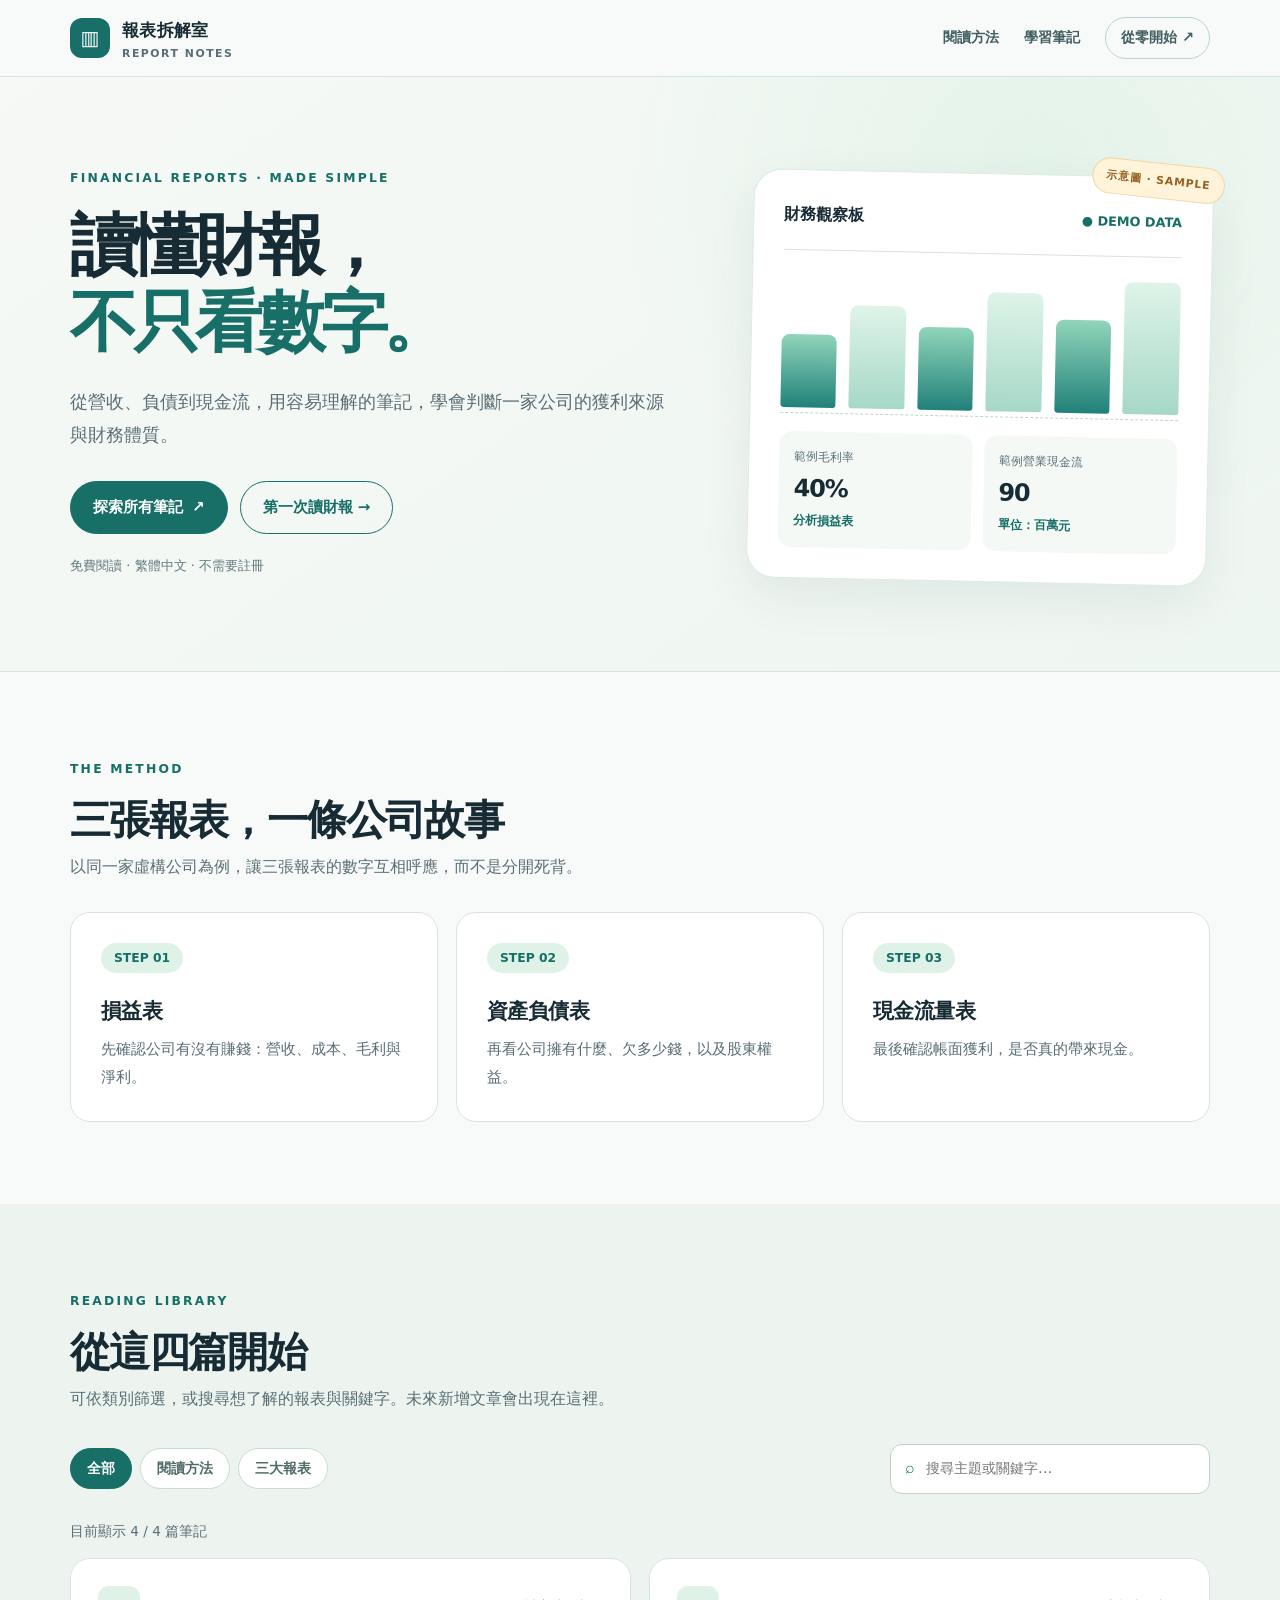
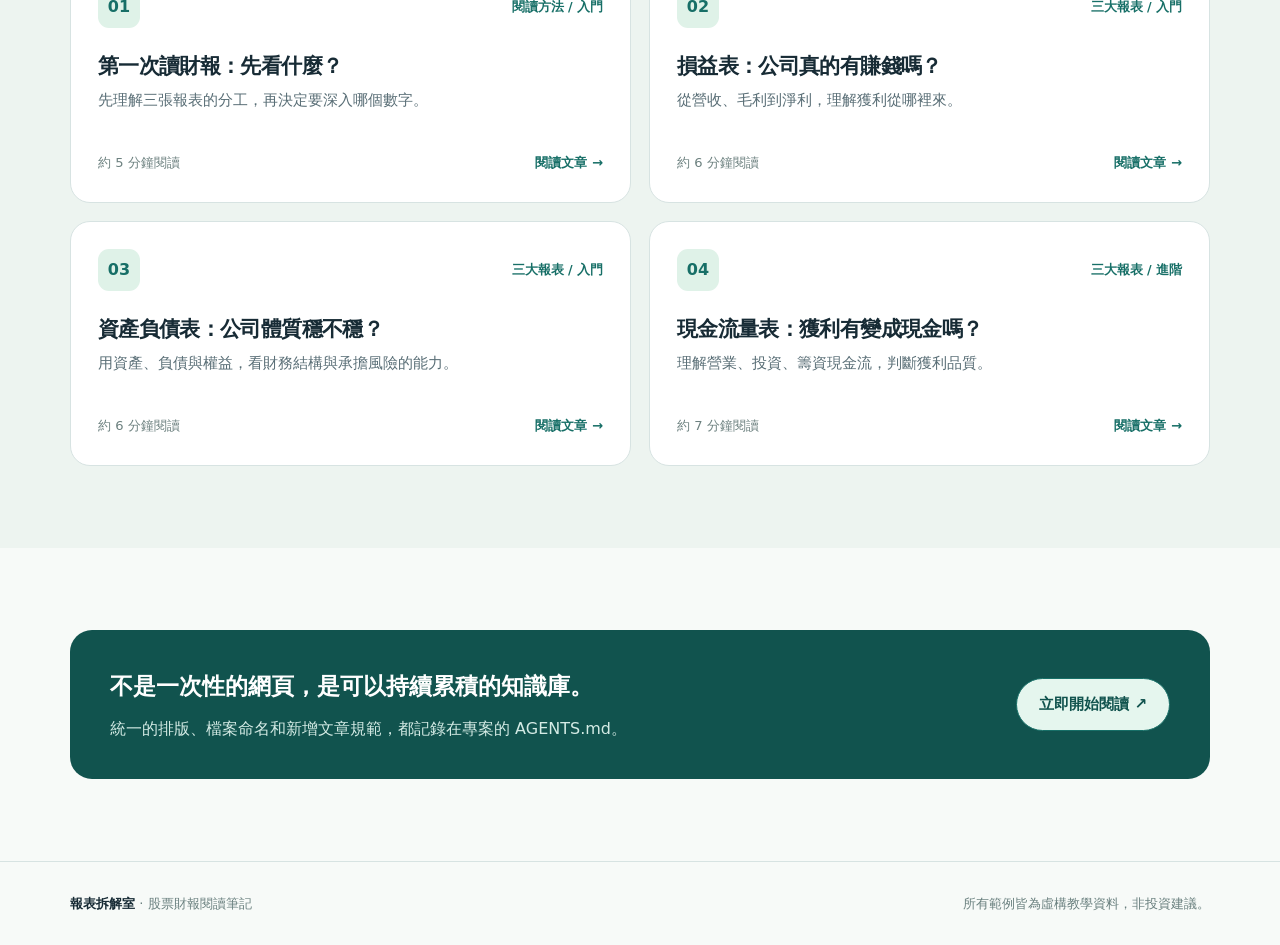
<file: index.html>
<!doctype html>
<html lang="zh-Hant">
<head>
  <meta charset="utf-8">
  <meta name="viewport" content="width=device-width, initial-scale=1">
  <meta name="description" content="透過生活化的範例理解財報三大報表、財務結構與獲利品質。">
  <meta name="theme-color" content="#176f67">
  <title>報表拆解室｜股票財報閱讀筆記</title>
  <link rel="stylesheet" href="assets/css/style.css">
</head>
<body>
  <header class="site-header">
    <div class="container header-inner">
      <a class="brand" href="index.html" aria-label="報表拆解室回首頁"><span class="brand-mark" aria-hidden="true">▥</span><span>報表拆解室<small class="brand-sub">REPORT NOTES</small></span></a>
      <nav class="nav" aria-label="主要導覽"><a href="#method">閱讀方法</a><a href="#library">學習筆記</a><a class="nav-cta" href="pages/how-to-read.html">從零開始 ↗</a></nav>
    </div>
  </header>
  <main>
    <section class="hero"><div class="container hero-grid"><div>
      <span class="eyebrow">FINANCIAL REPORTS · MADE SIMPLE</span>
      <h1>讀懂財報，<br><em>不只看數字。</em></h1>
      <p class="lead">從營收、負債到現金流，用容易理解的筆記，學會判斷一家公司的獲利來源與財務體質。</p>
      <div class="actions"><a class="btn btn-primary" href="#library">探索所有筆記 <span aria-hidden="true">↗</span></a><a class="btn btn-ghost" href="pages/how-to-read.html">第一次讀財報 →</a></div>
      <p class="hero-note">免費閱讀 · 繁體中文 · 不需要註冊</p>
    </div><div class="visual" role="img" aria-label="虛構公司的長條圖示意：營收、毛利、淨利等教學數據"><div class="visual-head"><strong>財務觀察板</strong><span>● DEMO DATA</span></div>
      <div class="graph" aria-hidden="true"><span class="bar" style="--bar:55%"></span><span class="bar" style="--bar:78%"></span><span class="bar" style="--bar:63%"></span><span class="bar" style="--bar:90%"></span><span class="bar" style="--bar:70%"></span><span class="bar" style="--bar:100%"></span></div>
      <div class="visual-bottom"><div class="metric"><small>範例毛利率</small><strong>40%</strong><span>分析損益表</span></div><div class="metric"><small>範例營業現金流</small><strong>90</strong><span>單位：百萬元</span></div></div>
    </div></div></section>
    <section class="section" id="method"><div class="container"><div class="section-heading"><div><span class="eyebrow">THE METHOD</span><h2>三張報表，一條公司故事</h2><p>以同一家虛構公司為例，讓三張報表的數字互相呼應，而不是分開死背。</p></div></div>
      <div class="steps"><div class="step"><span class="step-num">STEP 01</span><h3>損益表</h3><p>先確認公司有沒有賺錢：營收、成本、毛利與淨利。</p></div><div class="step"><span class="step-num">STEP 02</span><h3>資產負債表</h3><p>再看公司擁有什麼、欠多少錢，以及股東權益。</p></div><div class="step"><span class="step-num">STEP 03</span><h3>現金流量表</h3><p>最後確認帳面獲利，是否真的帶來現金。</p></div></div>
    </div></section>
    <section class="section alt" id="library"><div class="container"><div class="section-heading"><div><span class="eyebrow">READING LIBRARY</span><h2>從這四篇開始</h2><p>可依類別篩選，或搜尋想了解的報表與關鍵字。未來新增文章會出現在這裡。</p></div></div>
      <div class="library-controls"><div class="filters" role="group" aria-label="筆記類別"><button type="button" class="chip" data-filter="全部" aria-pressed="true">全部</button><button type="button" class="chip" data-filter="閱讀方法" aria-pressed="false">閱讀方法</button><button type="button" class="chip" data-filter="三大報表" aria-pressed="false">三大報表</button></div>
      <label class="searchbox" for="article-search"><span aria-hidden="true">⌕</span><input id="article-search" type="search" placeholder="搜尋主題或關鍵字…" autocomplete="off" aria-label="搜尋筆記"></label></div>
      <p id="result-count" class="result-count" role="status" aria-live="polite">正在載入筆記…</p><div class="cards" id="article-grid"></div><p class="empty-state hidden" id="empty-state">找不到符合條件的文章，請調整搜尋字詞。</p>
      <noscript><p>需要啟用 JavaScript 才能使用搜尋與文章卡片。你仍可直接閱讀：<a href="pages/how-to-read.html">閱讀方法</a>、<a href="pages/income-statement.html">損益表</a>、<a href="pages/balance-sheet.html">資產負債表</a>、<a href="pages/cash-flow.html">現金流量表</a>。</p></noscript>
    </div></section>
    <section class="section"><div class="container"><div class="banner"><div><h2>不是一次性的網頁，是可以持續累積的知識庫。</h2><p>統一的排版、檔案命名和新增文章規範，都記錄在專案的 AGENTS.md。</p></div><a class="btn" href="pages/how-to-read.html">立即開始閱讀 ↗</a></div></div></section>
  </main>
  <footer class="site-footer"><div class="container footer-inner"><span><strong>報表拆解室</strong> · 股票財報閱讀筆記</span><span>所有範例皆為虛構教學資料，非投資建議。</span></div></footer>
  <script src="data/articles.js" defer></script>
  <script src="assets/js/site.js" defer></script>
</body></html>
</file>
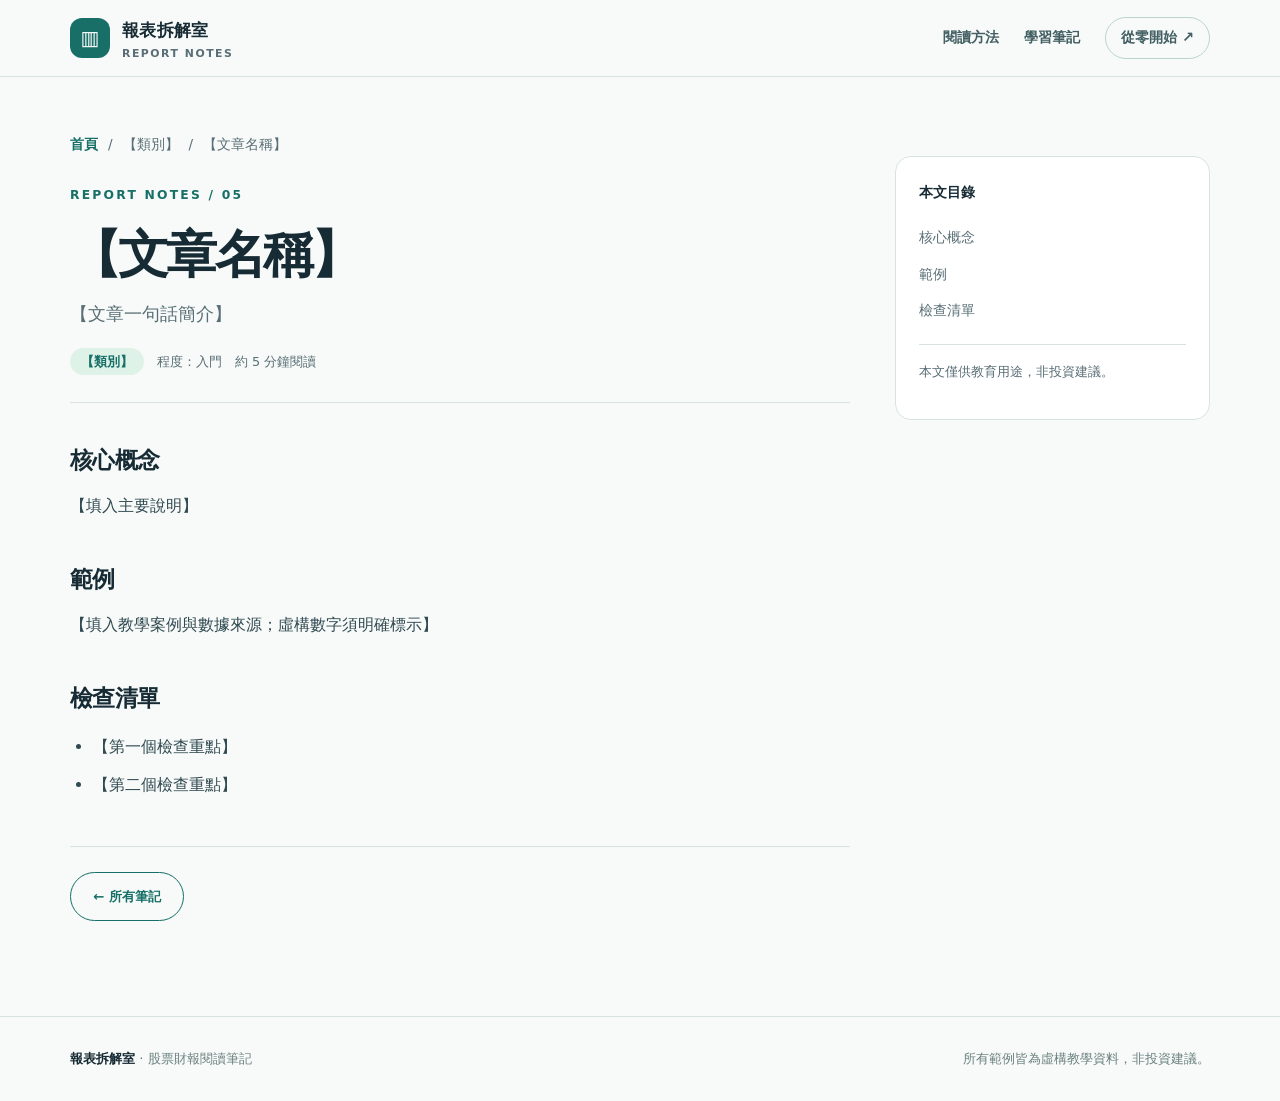
<file: pages/_template.html>
<!doctype html>
<html lang="zh-Hant">
<head>
  <meta charset="utf-8">
  <meta name="viewport" content="width=device-width, initial-scale=1">
  <meta name="description" content="【填入本文一句話簡介】">
  <meta name="theme-color" content="#176f67">
  <title>【文章名稱】｜報表拆解室</title>
  <link rel="stylesheet" href="../assets/css/style.css">
</head>
<body>
  <header class="site-header"><div class="container header-inner"><a class="brand" href="../index.html" aria-label="報表拆解室回首頁"><span class="brand-mark" aria-hidden="true">▥</span><span>報表拆解室<small class="brand-sub">REPORT NOTES</small></span></a><nav class="nav" aria-label="主要導覽"><a href="../index.html#method">閱讀方法</a><a href="../index.html#library">學習筆記</a><a class="nav-cta" href="how-to-read.html">從零開始 ↗</a></nav></div></header>
  <main class="article-shell"><div class="container">
    <nav class="breadcrumb" aria-label="麵包屑導覽"><a href="../index.html">首頁</a><span aria-hidden="true">/</span><span>【類別】</span><span aria-hidden="true">/</span><span aria-current="page">【文章名稱】</span></nav>
    <div class="article-layout"><article class="article"><header class="article-header"><span class="eyebrow">REPORT NOTES / 05</span><h1>【文章名稱】</h1><p class="article-intro">【文章一句話簡介】</p><div class="article-meta"><span class="pill">【類別】</span><span>程度：入門</span><span>約 5 分鐘閱讀</span></div></header>
      <div class="prose">
        <h2 id="meaning">核心概念</h2><p>【填入主要說明】</p>
        <h2 id="example">範例</h2><p>【填入教學案例與數據來源；虛構數字須明確標示】</p>
        <h2 id="checklist">檢查清單</h2><ul><li>【第一個檢查重點】</li><li>【第二個檢查重點】</li></ul>
      </div>
      <nav class="article-end" aria-label="文章導覽"><a class="btn btn-ghost" href="../index.html#library">← 所有筆記</a></nav>
    </article><aside class="article-sidebar"><h2>本文目錄</h2><nav class="toc-links" aria-label="文章段落"><a href="#meaning">核心概念</a><a href="#example">範例</a><a href="#checklist">檢查清單</a></nav><hr style="border:0;border-top:1px solid #d7e3e2;margin:15px 0"><p class="source-label">本文僅供教育用途，非投資建議。</p></aside></div>
  </div></main>
  <footer class="site-footer"><div class="container footer-inner"><span><strong>報表拆解室</strong> · 股票財報閱讀筆記</span><span>所有範例皆為虛構教學資料，非投資建議。</span></div></footer>
</body></html>
</file>
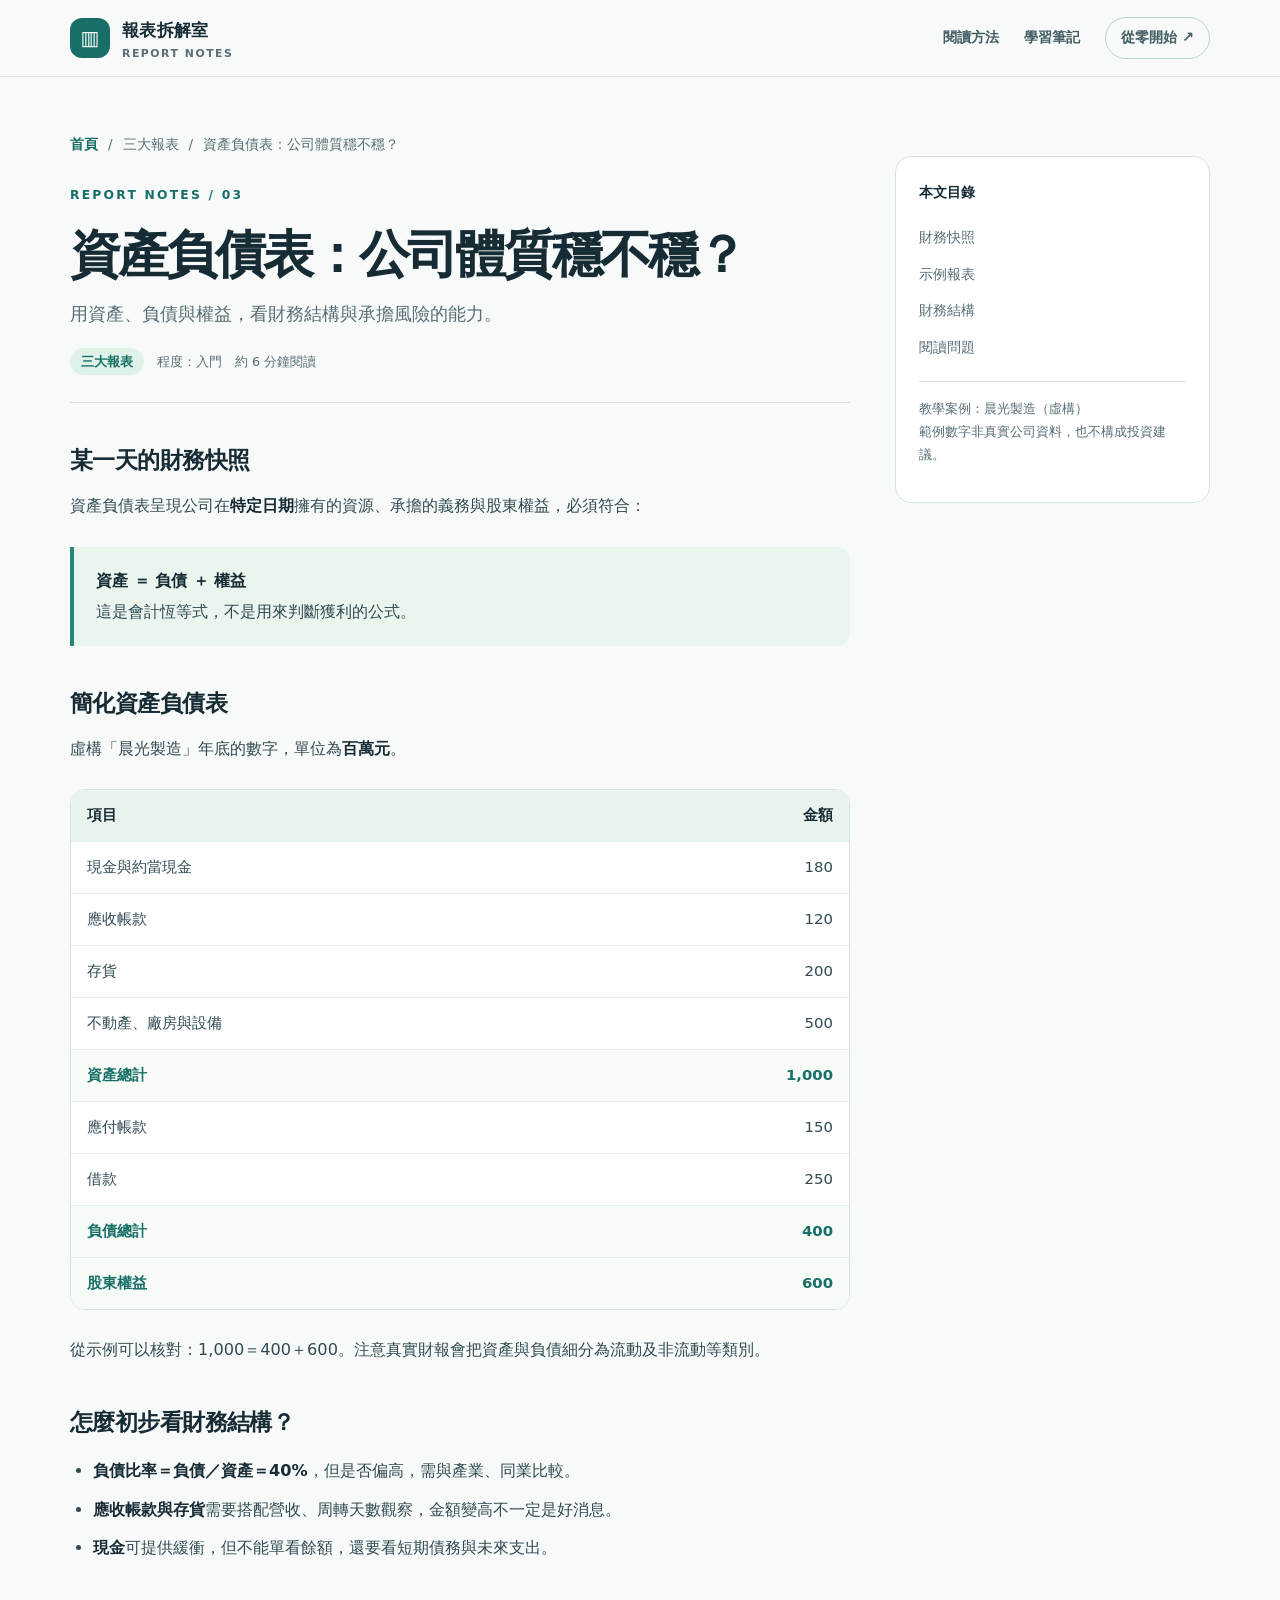
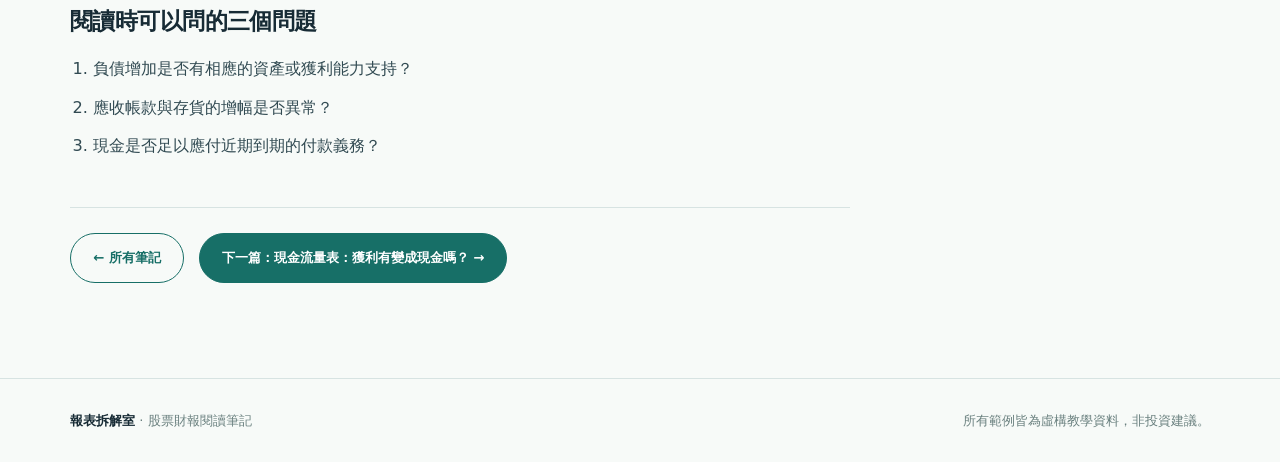
<file: pages/balance-sheet.html>
<!doctype html>
<html lang="zh-Hant">
<head>
  <meta charset="utf-8">
  <meta name="viewport" content="width=device-width, initial-scale=1">
  <meta name="description" content="用資產、負債與權益，看財務結構與承擔風險的能力。">
  <meta name="theme-color" content="#176f67">
  <title>資產負債表：公司體質穩不穩？｜報表拆解室</title>
  <link rel="stylesheet" href="../assets/css/style.css">
</head>
<body>
  <header class="site-header"><div class="container header-inner"><a class="brand" href="../index.html" aria-label="報表拆解室回首頁"><span class="brand-mark" aria-hidden="true">▥</span><span>報表拆解室<small class="brand-sub">REPORT NOTES</small></span></a><nav class="nav" aria-label="主要導覽"><a href="../index.html#method">閱讀方法</a><a href="../index.html#library">學習筆記</a><a class="nav-cta" href="how-to-read.html">從零開始 ↗</a></nav></div></header>
  <main class="article-shell"><div class="container"><nav class="breadcrumb" aria-label="麵包屑導覽"><a href="../index.html">首頁</a><span aria-hidden="true">/</span><span>三大報表</span><span aria-hidden="true">/</span><span aria-current="page">資產負債表：公司體質穩不穩？</span></nav>
  <div class="article-layout"><article class="article"><header class="article-header"><span class="eyebrow">REPORT NOTES / 03</span><h1>資產負債表：公司體質穩不穩？</h1><p class="article-intro">用資產、負債與權益，看財務結構與承擔風險的能力。</p><div class="article-meta"><span class="pill">三大報表</span><span>程度：入門</span><span>約 6 分鐘閱讀</span></div></header>
  <div class="prose"><h2 id="meaning">某一天的財務快照</h2>
<p>資產負債表呈現公司在<strong>特定日期</strong>擁有的資源、承擔的義務與股東權益，必須符合：</p>
<div class="note"><p><strong>資產 ＝ 負債 ＋ 權益</strong><br>這是會計恆等式，不是用來判斷獲利的公式。</p></div>
<h2 id="example">簡化資產負債表</h2>
<p>虛構「晨光製造」年底的數字，單位為<strong>百萬元</strong>。</p>
<div class="table-wrap"><table><thead><tr><th scope="col">項目</th><th scope="col">金額</th></tr></thead><tbody><tr><td>現金與約當現金</td><td>180</td></tr><tr><td>應收帳款</td><td>120</td></tr><tr><td>存貨</td><td>200</td></tr><tr><td>不動產、廠房與設備</td><td>500</td></tr><tr class="total"><td>資產總計</td><td>1,000</td></tr><tr><td>應付帳款</td><td>150</td></tr><tr><td>借款</td><td>250</td></tr><tr class="total"><td>負債總計</td><td>400</td></tr><tr class="total"><td>股東權益</td><td>600</td></tr></tbody></table></div>
<p>從示例可以核對：1,000＝400＋600。注意真實財報會把資產與負債細分為流動及非流動等類別。</p>
<h2 id="ratios">怎麼初步看財務結構？</h2>
<ul><li><strong>負債比率＝負債／資產＝40%</strong>，但是否偏高，需與產業、同業比較。</li><li><strong>應收帳款與存貨</strong>需要搭配營收、周轉天數觀察，金額變高不一定是好消息。</li><li><strong>現金</strong>可提供緩衝，但不能單看餘額，還要看短期債務與未來支出。</li></ul>
<h2 id="checklist">閱讀時可以問的三個問題</h2>
<ol><li>負債增加是否有相應的資產或獲利能力支持？</li><li>應收帳款與存貨的增幅是否異常？</li><li>現金是否足以應付近期到期的付款義務？</li></ol>
</div><nav class="article-end" aria-label="文章導覽"><a class="btn btn-ghost" href="../index.html#library">← 所有筆記</a><a class="btn btn-primary" href="cash-flow.html">下一篇：現金流量表：獲利有變成現金嗎？ →</a></nav></article>
  <aside class="article-sidebar"><h2>本文目錄</h2><nav class="toc-links" aria-label="文章段落"><a href="#meaning">財務快照</a><a href="#example">示例報表</a><a href="#ratios">財務結構</a><a href="#checklist">閱讀問題</a></nav><hr style="border:0;border-top:1px solid #d7e3e2;margin:15px 0"><p class="source-label">教學案例：晨光製造（虛構）<br>範例數字非真實公司資料，也不構成投資建議。</p></aside></div></div></main>
  <footer class="site-footer"><div class="container footer-inner"><span><strong>報表拆解室</strong> · 股票財報閱讀筆記</span><span>所有範例皆為虛構教學資料，非投資建議。</span></div></footer>
</body></html>
</file>
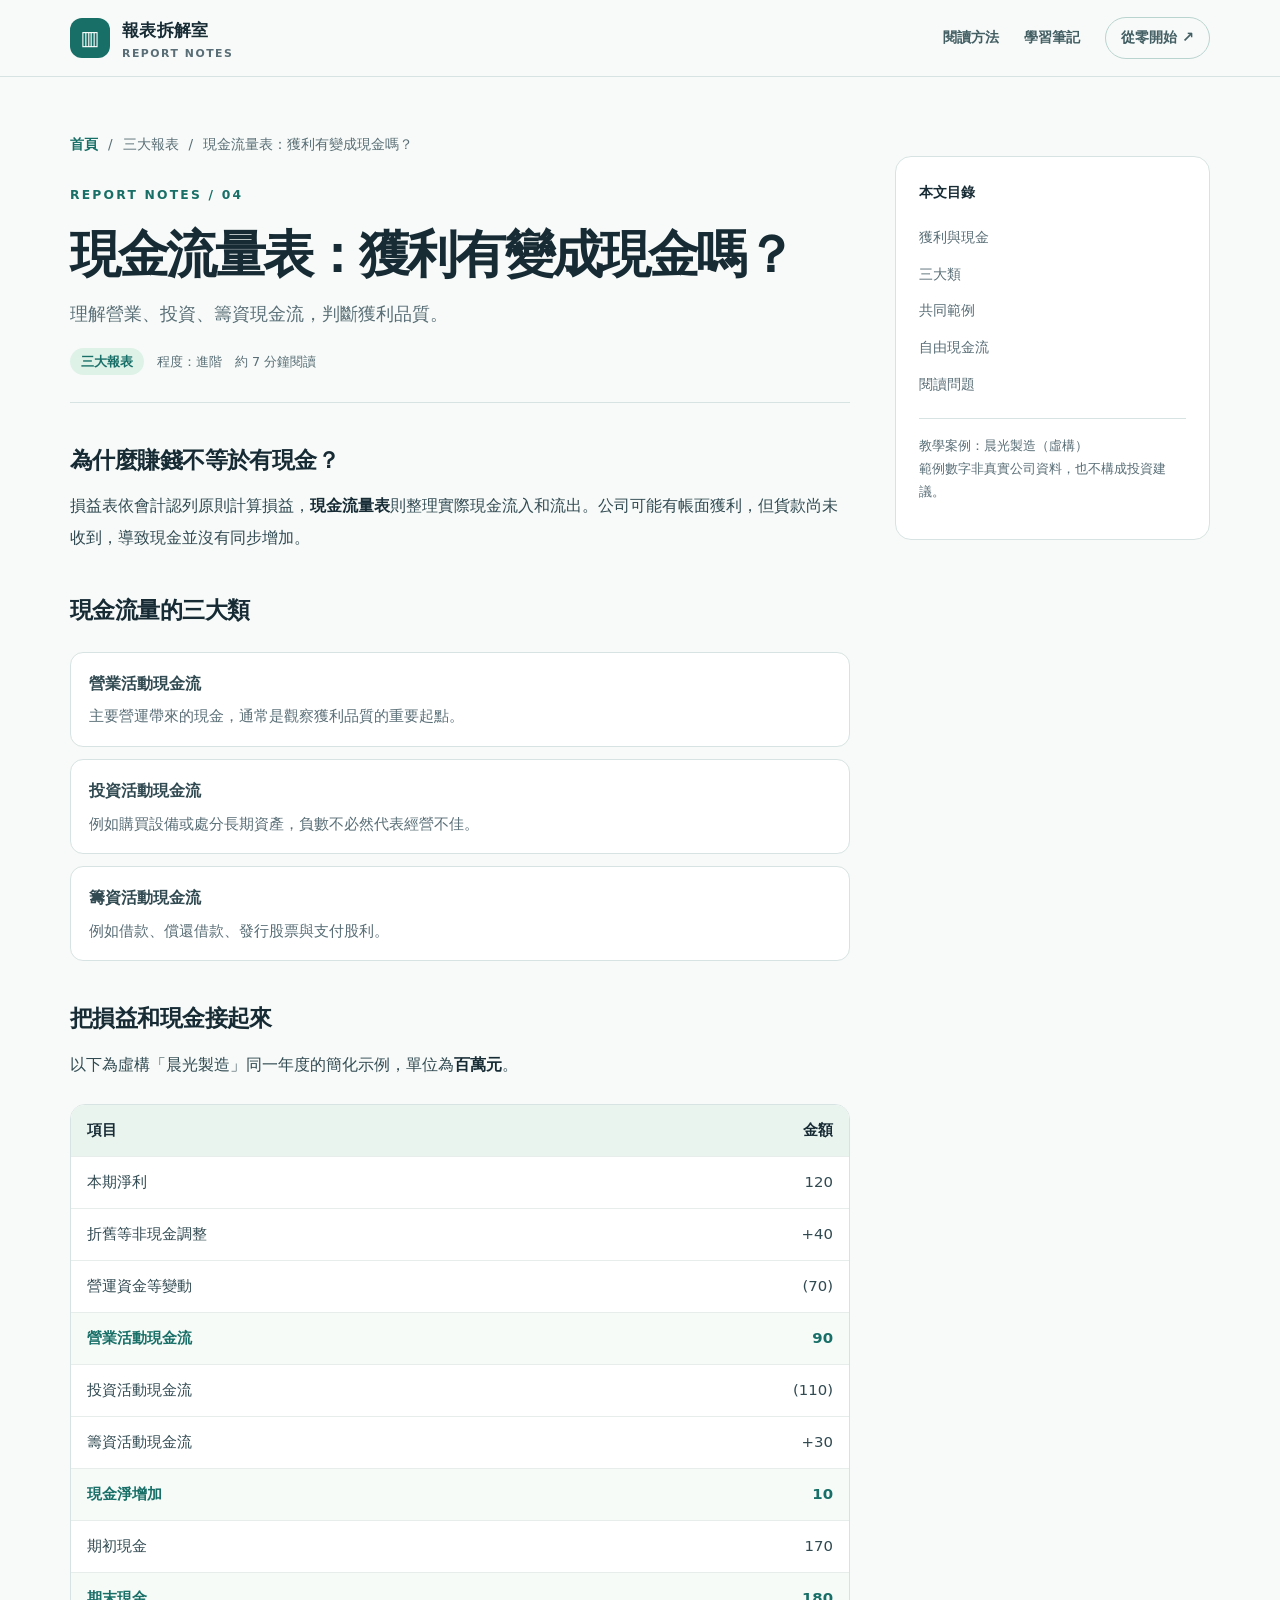
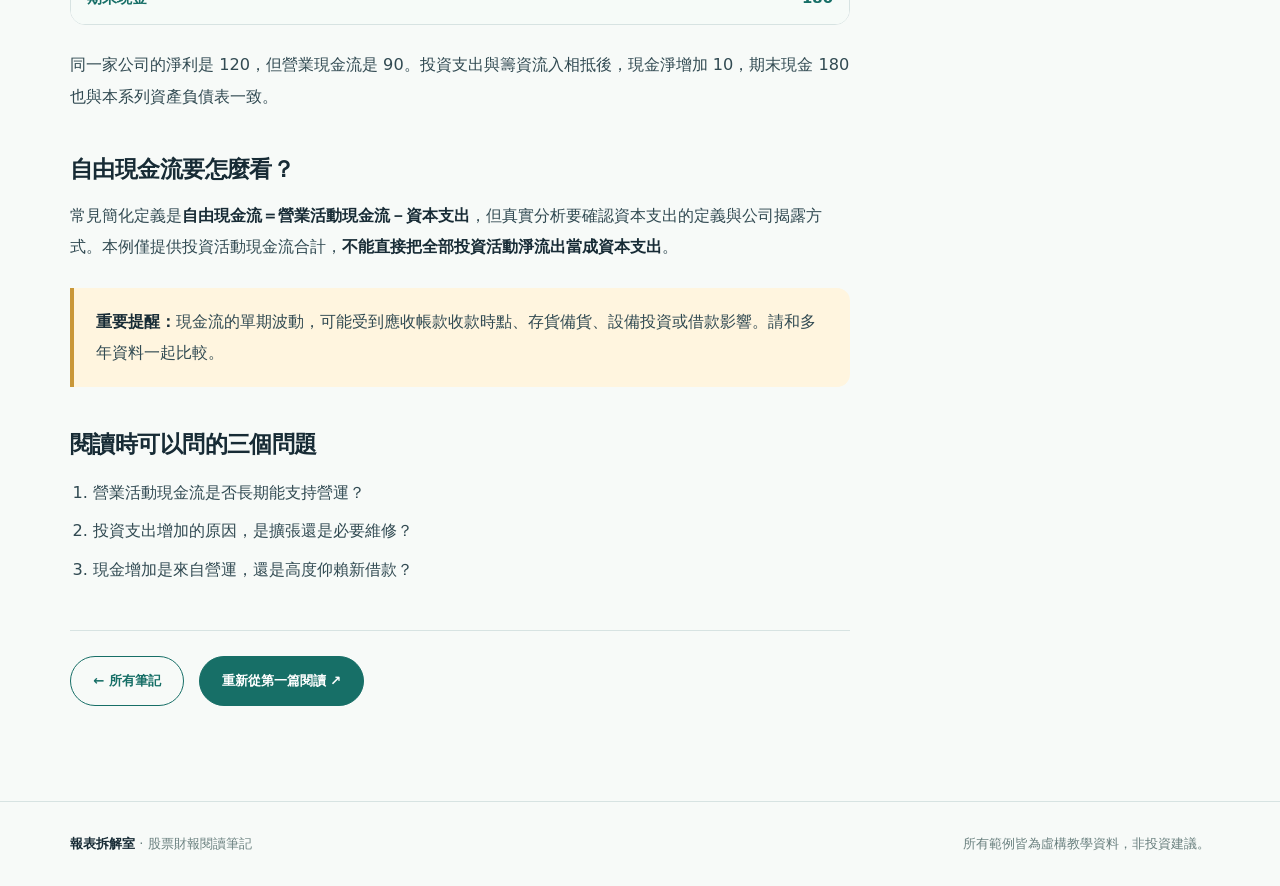
<file: pages/cash-flow.html>
<!doctype html>
<html lang="zh-Hant">
<head>
  <meta charset="utf-8">
  <meta name="viewport" content="width=device-width, initial-scale=1">
  <meta name="description" content="理解營業、投資、籌資現金流，判斷獲利品質。">
  <meta name="theme-color" content="#176f67">
  <title>現金流量表：獲利有變成現金嗎？｜報表拆解室</title>
  <link rel="stylesheet" href="../assets/css/style.css">
</head>
<body>
  <header class="site-header"><div class="container header-inner"><a class="brand" href="../index.html" aria-label="報表拆解室回首頁"><span class="brand-mark" aria-hidden="true">▥</span><span>報表拆解室<small class="brand-sub">REPORT NOTES</small></span></a><nav class="nav" aria-label="主要導覽"><a href="../index.html#method">閱讀方法</a><a href="../index.html#library">學習筆記</a><a class="nav-cta" href="how-to-read.html">從零開始 ↗</a></nav></div></header>
  <main class="article-shell"><div class="container"><nav class="breadcrumb" aria-label="麵包屑導覽"><a href="../index.html">首頁</a><span aria-hidden="true">/</span><span>三大報表</span><span aria-hidden="true">/</span><span aria-current="page">現金流量表：獲利有變成現金嗎？</span></nav>
  <div class="article-layout"><article class="article"><header class="article-header"><span class="eyebrow">REPORT NOTES / 04</span><h1>現金流量表：獲利有變成現金嗎？</h1><p class="article-intro">理解營業、投資、籌資現金流，判斷獲利品質。</p><div class="article-meta"><span class="pill">三大報表</span><span>程度：進階</span><span>約 7 分鐘閱讀</span></div></header>
  <div class="prose"><h2 id="meaning">為什麼賺錢不等於有現金？</h2>
<p>損益表依會計認列原則計算損益，<strong>現金流量表</strong>則整理實際現金流入和流出。公司可能有帳面獲利，但貨款尚未收到，導致現金並沒有同步增加。</p>
<h2 id="sections">現金流量的三大類</h2>
<div class="mini-glossary"><div class="glossary-item"><b>營業活動現金流</b><span>主要營運帶來的現金，通常是觀察獲利品質的重要起點。</span></div><div class="glossary-item"><b>投資活動現金流</b><span>例如購買設備或處分長期資產，負數不必然代表經營不佳。</span></div><div class="glossary-item"><b>籌資活動現金流</b><span>例如借款、償還借款、發行股票與支付股利。</span></div></div>
<h2 id="example">把損益和現金接起來</h2>
<p>以下為虛構「晨光製造」同一年度的簡化示例，單位為<strong>百萬元</strong>。</p>
<div class="table-wrap"><table><thead><tr><th scope="col">項目</th><th scope="col">金額</th></tr></thead><tbody><tr><td>本期淨利</td><td>120</td></tr><tr><td>折舊等非現金調整</td><td>+40</td></tr><tr><td>營運資金等變動</td><td>(70)</td></tr><tr class="total"><td>營業活動現金流</td><td>90</td></tr><tr><td>投資活動現金流</td><td>(110)</td></tr><tr><td>籌資活動現金流</td><td>+30</td></tr><tr class="total"><td>現金淨增加</td><td>10</td></tr><tr><td>期初現金</td><td>170</td></tr><tr class="total"><td>期末現金</td><td>180</td></tr></tbody></table></div>
<p>同一家公司的淨利是 120，但營業現金流是 90。投資支出與籌資流入相抵後，現金淨增加 10，期末現金 180 也與本系列資產負債表一致。</p>
<h2 id="fcf">自由現金流要怎麼看？</h2>
<p>常見簡化定義是<strong>自由現金流＝營業活動現金流－資本支出</strong>，但真實分析要確認資本支出的定義與公司揭露方式。本例僅提供投資活動現金流合計，<strong>不能直接把全部投資活動淨流出當成資本支出</strong>。</p>
<div class="note warm"><p><strong>重要提醒：</strong>現金流的單期波動，可能受到應收帳款收款時點、存貨備貨、設備投資或借款影響。請和多年資料一起比較。</p></div>
<h2 id="checklist">閱讀時可以問的三個問題</h2>
<ol><li>營業活動現金流是否長期能支持營運？</li><li>投資支出增加的原因，是擴張還是必要維修？</li><li>現金增加是來自營運，還是高度仰賴新借款？</li></ol>
</div><nav class="article-end" aria-label="文章導覽"><a class="btn btn-ghost" href="../index.html#library">← 所有筆記</a><a class="btn btn-primary" href="how-to-read.html">重新從第一篇閱讀 ↗</a></nav></article>
  <aside class="article-sidebar"><h2>本文目錄</h2><nav class="toc-links" aria-label="文章段落"><a href="#meaning">獲利與現金</a><a href="#sections">三大類</a><a href="#example">共同範例</a><a href="#fcf">自由現金流</a><a href="#checklist">閱讀問題</a></nav><hr style="border:0;border-top:1px solid #d7e3e2;margin:15px 0"><p class="source-label">教學案例：晨光製造（虛構）<br>範例數字非真實公司資料，也不構成投資建議。</p></aside></div></div></main>
  <footer class="site-footer"><div class="container footer-inner"><span><strong>報表拆解室</strong> · 股票財報閱讀筆記</span><span>所有範例皆為虛構教學資料，非投資建議。</span></div></footer>
</body></html>
</file>
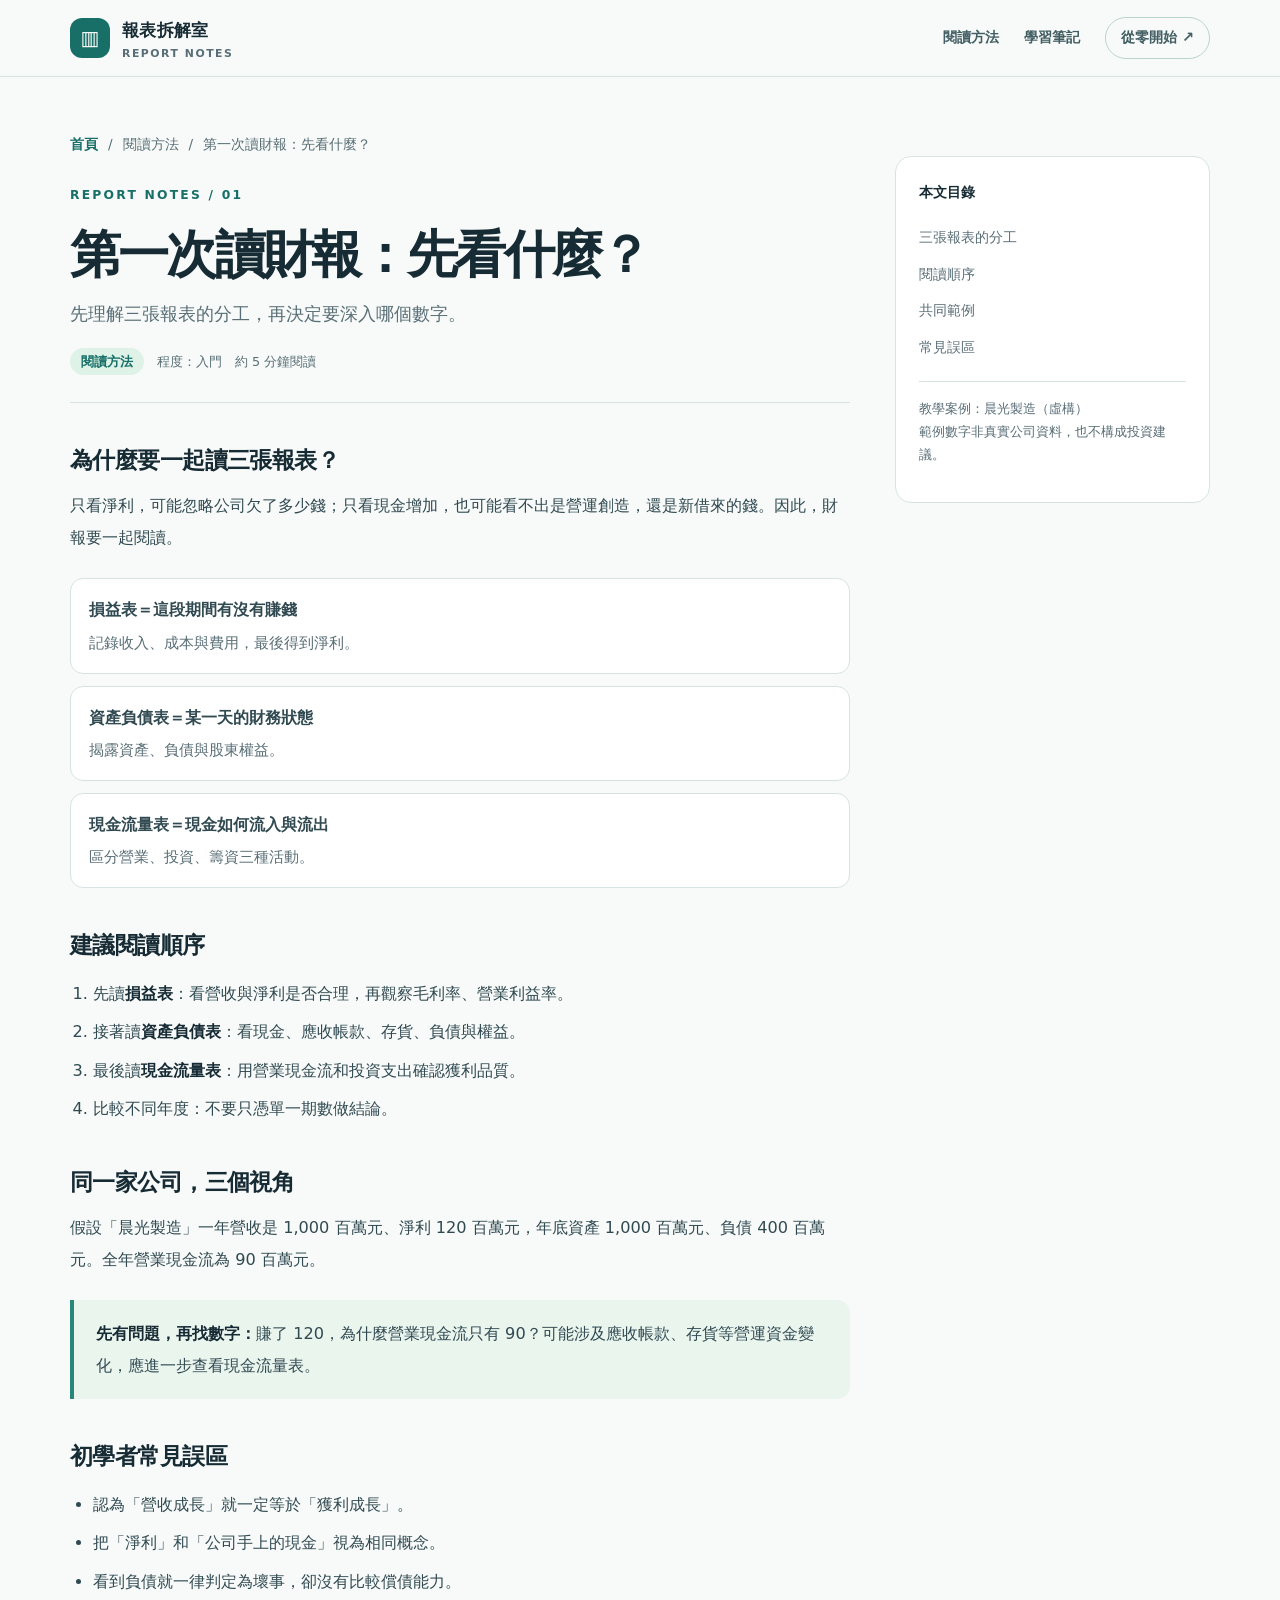
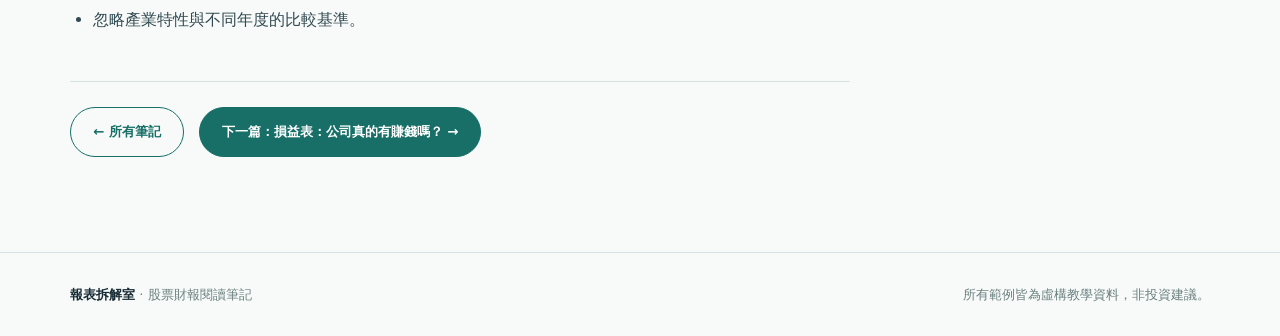
<file: pages/how-to-read.html>
<!doctype html>
<html lang="zh-Hant">
<head>
  <meta charset="utf-8">
  <meta name="viewport" content="width=device-width, initial-scale=1">
  <meta name="description" content="先理解三張報表的分工，再決定要深入哪個數字。">
  <meta name="theme-color" content="#176f67">
  <title>第一次讀財報：先看什麼？｜報表拆解室</title>
  <link rel="stylesheet" href="../assets/css/style.css">
</head>
<body>
  <header class="site-header"><div class="container header-inner"><a class="brand" href="../index.html" aria-label="報表拆解室回首頁"><span class="brand-mark" aria-hidden="true">▥</span><span>報表拆解室<small class="brand-sub">REPORT NOTES</small></span></a><nav class="nav" aria-label="主要導覽"><a href="../index.html#method">閱讀方法</a><a href="../index.html#library">學習筆記</a><a class="nav-cta" href="how-to-read.html">從零開始 ↗</a></nav></div></header>
  <main class="article-shell"><div class="container"><nav class="breadcrumb" aria-label="麵包屑導覽"><a href="../index.html">首頁</a><span aria-hidden="true">/</span><span>閱讀方法</span><span aria-hidden="true">/</span><span aria-current="page">第一次讀財報：先看什麼？</span></nav>
  <div class="article-layout"><article class="article"><header class="article-header"><span class="eyebrow">REPORT NOTES / 01</span><h1>第一次讀財報：先看什麼？</h1><p class="article-intro">先理解三張報表的分工，再決定要深入哪個數字。</p><div class="article-meta"><span class="pill">閱讀方法</span><span>程度：入門</span><span>約 5 分鐘閱讀</span></div></header>
  <div class="prose"><h2 id="purpose">為什麼要一起讀三張報表？</h2>
<p>只看淨利，可能忽略公司欠了多少錢；只看現金增加，也可能看不出是營運創造，還是新借來的錢。因此，財報要一起閱讀。</p>
<div class="mini-glossary"><div class="glossary-item"><b>損益表＝這段期間有沒有賺錢</b><span>記錄收入、成本與費用，最後得到淨利。</span></div><div class="glossary-item"><b>資產負債表＝某一天的財務狀態</b><span>揭露資產、負債與股東權益。</span></div><div class="glossary-item"><b>現金流量表＝現金如何流入與流出</b><span>區分營業、投資、籌資三種活動。</span></div></div>
<h2 id="sequence">建議閱讀順序</h2>
<ol><li>先讀<strong>損益表</strong>：看營收與淨利是否合理，再觀察毛利率、營業利益率。</li><li>接著讀<strong>資產負債表</strong>：看現金、應收帳款、存貨、負債與權益。</li><li>最後讀<strong>現金流量表</strong>：用營業現金流和投資支出確認獲利品質。</li><li>比較不同年度：不要只憑單一期數做結論。</li></ol>
<h2 id="example">同一家公司，三個視角</h2>
<p>假設「晨光製造」一年營收是 1,000 百萬元、淨利 120 百萬元，年底資產 1,000 百萬元、負債 400 百萬元。全年營業現金流為 90 百萬元。</p>
<div class="note"><p><strong>先有問題，再找數字：</strong>賺了 120，為什麼營業現金流只有 90？可能涉及應收帳款、存貨等營運資金變化，應進一步查看現金流量表。</p></div>
<h2 id="pitfalls">初學者常見誤區</h2>
<ul><li>認為「營收成長」就一定等於「獲利成長」。</li><li>把「淨利」和「公司手上的現金」視為相同概念。</li><li>看到負債就一律判定為壞事，卻沒有比較償債能力。</li><li>忽略產業特性與不同年度的比較基準。</li></ul>
</div><nav class="article-end" aria-label="文章導覽"><a class="btn btn-ghost" href="../index.html#library">← 所有筆記</a><a class="btn btn-primary" href="income-statement.html">下一篇：損益表：公司真的有賺錢嗎？ →</a></nav></article>
  <aside class="article-sidebar"><h2>本文目錄</h2><nav class="toc-links" aria-label="文章段落"><a href="#purpose">三張報表的分工</a><a href="#sequence">閱讀順序</a><a href="#example">共同範例</a><a href="#pitfalls">常見誤區</a></nav><hr style="border:0;border-top:1px solid #d7e3e2;margin:15px 0"><p class="source-label">教學案例：晨光製造（虛構）<br>範例數字非真實公司資料，也不構成投資建議。</p></aside></div></div></main>
  <footer class="site-footer"><div class="container footer-inner"><span><strong>報表拆解室</strong> · 股票財報閱讀筆記</span><span>所有範例皆為虛構教學資料，非投資建議。</span></div></footer>
</body></html>
</file>
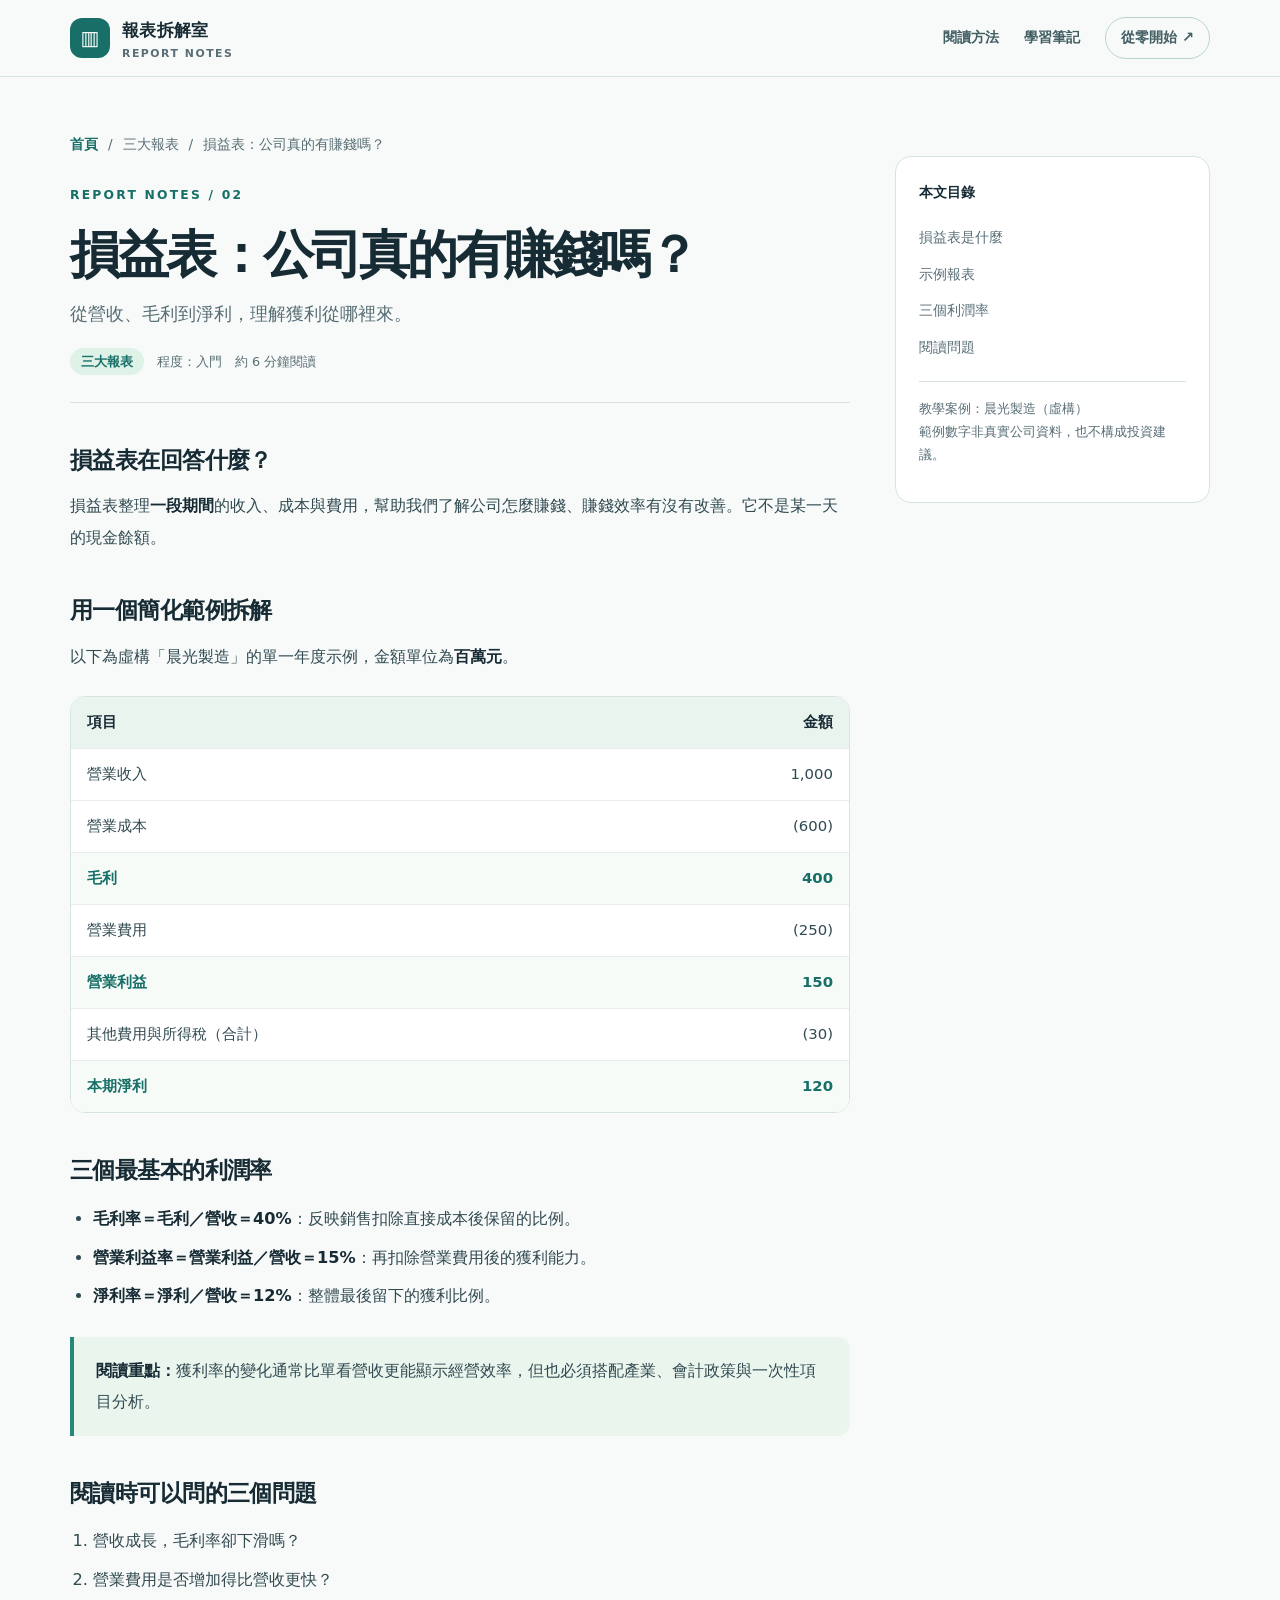
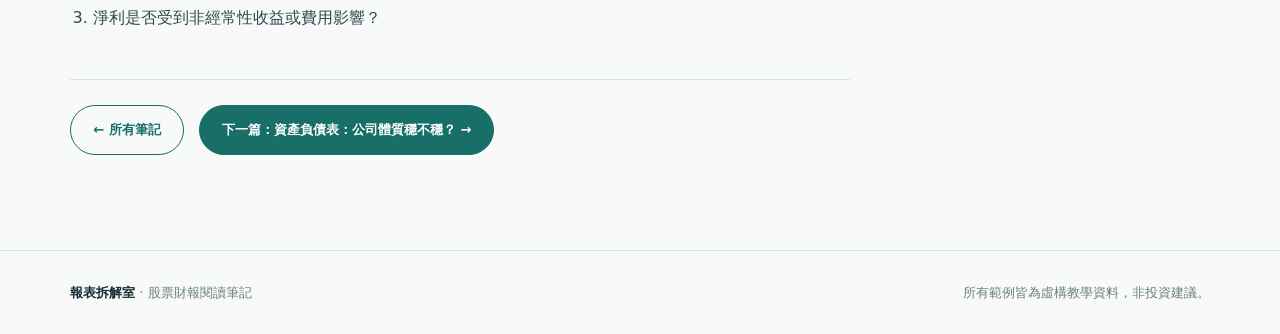
<file: pages/income-statement.html>
<!doctype html>
<html lang="zh-Hant">
<head>
  <meta charset="utf-8">
  <meta name="viewport" content="width=device-width, initial-scale=1">
  <meta name="description" content="從營收、毛利到淨利，理解獲利從哪裡來。">
  <meta name="theme-color" content="#176f67">
  <title>損益表：公司真的有賺錢嗎？｜報表拆解室</title>
  <link rel="stylesheet" href="../assets/css/style.css">
</head>
<body>
  <header class="site-header"><div class="container header-inner"><a class="brand" href="../index.html" aria-label="報表拆解室回首頁"><span class="brand-mark" aria-hidden="true">▥</span><span>報表拆解室<small class="brand-sub">REPORT NOTES</small></span></a><nav class="nav" aria-label="主要導覽"><a href="../index.html#method">閱讀方法</a><a href="../index.html#library">學習筆記</a><a class="nav-cta" href="how-to-read.html">從零開始 ↗</a></nav></div></header>
  <main class="article-shell"><div class="container"><nav class="breadcrumb" aria-label="麵包屑導覽"><a href="../index.html">首頁</a><span aria-hidden="true">/</span><span>三大報表</span><span aria-hidden="true">/</span><span aria-current="page">損益表：公司真的有賺錢嗎？</span></nav>
  <div class="article-layout"><article class="article"><header class="article-header"><span class="eyebrow">REPORT NOTES / 02</span><h1>損益表：公司真的有賺錢嗎？</h1><p class="article-intro">從營收、毛利到淨利，理解獲利從哪裡來。</p><div class="article-meta"><span class="pill">三大報表</span><span>程度：入門</span><span>約 6 分鐘閱讀</span></div></header>
  <div class="prose"><h2 id="meaning">損益表在回答什麼？</h2>
<p>損益表整理<strong>一段期間</strong>的收入、成本與費用，幫助我們了解公司怎麼賺錢、賺錢效率有沒有改善。它不是某一天的現金餘額。</p>
<h2 id="example">用一個簡化範例拆解</h2>
<p>以下為虛構「晨光製造」的單一年度示例，金額單位為<strong>百萬元</strong>。</p>
<div class="table-wrap"><table><thead><tr><th scope="col">項目</th><th scope="col">金額</th></tr></thead><tbody><tr><td>營業收入</td><td>1,000</td></tr><tr><td>營業成本</td><td>(600)</td></tr><tr class="total"><td>毛利</td><td>400</td></tr><tr><td>營業費用</td><td>(250)</td></tr><tr class="total"><td>營業利益</td><td>150</td></tr><tr><td>其他費用與所得稅（合計）</td><td>(30)</td></tr><tr class="total"><td>本期淨利</td><td>120</td></tr></tbody></table></div>
<h2 id="ratios">三個最基本的利潤率</h2>
<ul><li><strong>毛利率＝毛利／營收＝40%</strong>：反映銷售扣除直接成本後保留的比例。</li><li><strong>營業利益率＝營業利益／營收＝15%</strong>：再扣除營業費用後的獲利能力。</li><li><strong>淨利率＝淨利／營收＝12%</strong>：整體最後留下的獲利比例。</li></ul>
<div class="note"><p><strong>閱讀重點：</strong>獲利率的變化通常比單看營收更能顯示經營效率，但也必須搭配產業、會計政策與一次性項目分析。</p></div>
<h2 id="checklist">閱讀時可以問的三個問題</h2>
<ol><li>營收成長，毛利率卻下滑嗎？</li><li>營業費用是否增加得比營收更快？</li><li>淨利是否受到非經常性收益或費用影響？</li></ol>
</div><nav class="article-end" aria-label="文章導覽"><a class="btn btn-ghost" href="../index.html#library">← 所有筆記</a><a class="btn btn-primary" href="balance-sheet.html">下一篇：資產負債表：公司體質穩不穩？ →</a></nav></article>
  <aside class="article-sidebar"><h2>本文目錄</h2><nav class="toc-links" aria-label="文章段落"><a href="#meaning">損益表是什麼</a><a href="#example">示例報表</a><a href="#ratios">三個利潤率</a><a href="#checklist">閱讀問題</a></nav><hr style="border:0;border-top:1px solid #d7e3e2;margin:15px 0"><p class="source-label">教學案例：晨光製造（虛構）<br>範例數字非真實公司資料，也不構成投資建議。</p></aside></div></div></main>
  <footer class="site-footer"><div class="container footer-inner"><span><strong>報表拆解室</strong> · 股票財報閱讀筆記</span><span>所有範例皆為虛構教學資料，非投資建議。</span></div></footer>
</body></html>
</file>
<file: assets/css/style.css>
/* REPORT NOTES | shared design system. Change shared styles here, not in individual pages. */
:root{--ink:#172b35;--muted:#596e76;--line:#d7e3e2;--paper:#f7faf8;--white:#fff;--teal:#176f67;--teal-dark:#11534e;--mint:#dff2e8;--cream:#fff4da;--shadow:0 18px 50px rgba(17,55,55,.07);--radius:20px}
*{box-sizing:border-box}html{scroll-behavior:smooth}body{margin:0;background:var(--paper);color:var(--ink);font:16px/1.8 system-ui,-apple-system,"Noto Sans TC","Microsoft JhengHei",sans-serif}a{color:inherit;text-decoration:none}button,input{font:inherit}button{cursor:pointer}:focus-visible{outline:3px solid #bd6a21;outline-offset:3px}::selection{background:#bbebd9;color:var(--ink)}
.container{width:min(1140px,calc(100% - 40px));margin:0 auto}.site-header{background:rgba(247,250,248,.92);border-bottom:1px solid var(--line);position:sticky;top:0;z-index:20;backdrop-filter:blur(14px)}.header-inner{display:flex;align-items:center;justify-content:space-between;min-height:76px;gap:18px}.brand{display:flex;align-items:center;gap:12px;font-weight:850;letter-spacing:.02em;font-size:1.05rem}.brand-mark{display:grid;place-items:center;width:40px;height:40px;background:var(--teal);color:#fff;border-radius:12px;font-size:1.25rem}.brand-sub{display:block;font-size:.68rem;line-height:1.15;color:var(--muted);letter-spacing:.14em;font-weight:650;margin-top:3px}.nav{display:flex;gap:25px;align-items:center}.nav a{font-size:.9rem;color:#435f64;font-weight:680}.nav a:hover,.nav a[aria-current="page"]{color:var(--teal)}.nav-cta{border:1px solid #b9d4cf;border-radius:999px;padding:7px 15px}
.eyebrow{font-size:.77rem;letter-spacing:.18em;font-weight:830;color:var(--teal);text-transform:uppercase}.hero{padding:86px 0 80px;background:radial-gradient(circle at 81% 17%,#e4f3e9 0,transparent 36%),linear-gradient(145deg,#f6f9f6,#eef6f1);border-bottom:1px solid var(--line)}.hero-grid{display:grid;grid-template-columns:1.15fr .85fr;gap:58px;align-items:center}.hero h1{font-size:clamp(2.7rem,5.2vw,4.5rem);letter-spacing:-.065em;line-height:1.16;margin:15px 0 25px;font-weight:850}.hero h1 em{font-style:normal;color:var(--teal)}.lead{font-size:1.13rem;color:var(--muted);max-width:610px;margin:0 0 30px}.actions{display:flex;gap:12px;flex-wrap:wrap}.btn{display:inline-flex;align-items:center;justify-content:center;gap:9px;border:1px solid var(--teal);border-radius:999px;padding:12px 22px;font-weight:760;font-size:.94rem;transition:transform .2s,background .2s}.btn:hover{transform:translateY(-2px)}.btn-primary{color:white;background:var(--teal)}.btn-primary:hover{background:var(--teal-dark)}.btn-ghost{color:var(--teal);background:transparent}.hero-note{font-size:.82rem;margin-top:20px;color:#607a7d}
.visual{background:#fff;border:1px solid #deebe7;border-radius:28px;padding:30px;box-shadow:var(--shadow);transform:rotate(1.2deg);position:relative}.visual::before{content:"示意圖 · SAMPLE";position:absolute;right:-12px;top:-15px;background:var(--cream);border:1px solid #f1d7a5;border-radius:30px;padding:7px 13px;color:#946222;font-size:.68rem;letter-spacing:.08em;font-weight:850;transform:rotate(5deg)}.visual-head{display:flex;align-items:center;justify-content:space-between;padding-bottom:20px;border-bottom:1px solid var(--line)}.visual-head strong{font-size:1rem}.visual-head span{color:var(--teal);font-size:.8rem;font-weight:700}.graph{display:flex;align-items:end;gap:13px;height:163px;padding:25px 0 5px;border-bottom:1px dashed #bdd5d0}.bar{flex:1;border-radius:8px 8px 3px 3px;background:linear-gradient(0deg,#208179,#91d5ba);height:var(--bar);min-height:8px}.bar:nth-child(even){background:linear-gradient(0deg,#a6d8c7,#dff4e9)}.visual-bottom{display:grid;grid-template-columns:1fr 1fr;gap:12px;margin-top:18px}.metric{background:#f4f9f6;border-radius:13px;padding:15px}.metric small{display:block;color:var(--muted);font-size:.73rem}.metric strong{font-size:1.5rem;letter-spacing:-.05em}.metric span{display:block;color:var(--teal);font-size:.76rem;font-weight:780}
.section{padding:82px 0}.section.alt{background:#edf4f0}.section-heading{display:flex;justify-content:space-between;gap:25px;align-items:end;margin-bottom:30px}.section-heading h2{font-size:clamp(1.75rem,3.4vw,2.55rem);line-height:1.3;letter-spacing:-.04em;margin:11px 0 6px}.section-heading p{color:var(--muted);margin:0;max-width:600px}.steps{display:grid;grid-template-columns:repeat(3,1fr);gap:18px}.step{padding:30px;border:1px solid var(--line);background:white;border-radius:var(--radius)}.step-num{display:inline-flex;background:var(--mint);color:var(--teal);font-size:.77rem;font-weight:850;padding:4px 13px;border-radius:99px}.step h3{font-size:1.3rem;margin:20px 0 6px;letter-spacing:-.025em}.step p{margin:0;color:var(--muted);font-size:.95rem}
.library-controls{display:flex;gap:14px;justify-content:space-between;align-items:center;flex-wrap:wrap;margin:25px 0}.searchbox{display:flex;align-items:center;background:white;border:1px solid #bed2cb;border-radius:12px;padding:0 14px;min-width:230px;width:min(100%,320px)}.searchbox:focus-within{border-color:var(--teal);box-shadow:0 0 0 3px #b5e3d2}.searchbox span{color:var(--teal)}.searchbox input{border:0;outline:0!important;padding:11px;background:transparent;width:100%;font-size:.9rem;color:var(--ink)}.filters{display:flex;flex-wrap:wrap;gap:8px}.chip{border:1px solid #c6dcd4;background:white;border-radius:999px;padding:7px 16px;font-size:.86rem;color:#4f6b68;font-weight:730}.chip[aria-pressed="true"]{color:white;background:var(--teal);border-color:var(--teal)}.result-count{font-size:.85rem;color:var(--muted);margin:0 0 15px}.cards{display:grid;grid-template-columns:repeat(2,1fr);gap:18px}.article-card{background:white;border:1px solid var(--line);padding:27px;border-radius:var(--radius);display:flex;flex-direction:column;min-height:245px;transition:transform .2s,border-color .2s,box-shadow .2s}.article-card:hover{transform:translateY(-3px);border-color:#99c9ba;box-shadow:var(--shadow)}.card-top{display:flex;justify-content:space-between;align-items:center;color:var(--teal);font-size:.79rem;font-weight:780}.card-num{background:var(--mint);width:42px;height:42px;display:grid;place-items:center;border-radius:11px;font-size:1rem}.card-title{font-size:1.34rem;letter-spacing:-.03em;line-height:1.45;margin:22px 0 6px}.card-desc{color:var(--muted);font-size:.93rem;margin:0 0 20px}.card-bottom{margin-top:auto;display:flex;justify-content:space-between;gap:12px;align-items:center;font-size:.82rem;color:#6c807f}.card-read{color:var(--teal);font-weight:850}.empty-state{padding:35px;border:1px dashed var(--line);border-radius:var(--radius);text-align:center;color:var(--muted);background:white}.hidden{display:none!important}
.banner{background:var(--teal-dark);border-radius:22px;padding:35px 40px;color:white;display:flex;justify-content:space-between;align-items:center;gap:24px}.banner h2{margin:0 0 8px;font-size:1.45rem}.banner p{margin:0;color:#d4ebe5}.banner a{background:#e5f6ee;color:var(--teal-dark);white-space:nowrap}.site-footer{border-top:1px solid var(--line);padding:30px 0;color:#6a807f;font-size:.82rem}.footer-inner{display:flex;justify-content:space-between;gap:20px;flex-wrap:wrap}.footer-inner strong{color:var(--ink)}
/* articles */
.article-shell{padding:55px 0 95px}.breadcrumb{display:flex;gap:10px;align-items:center;color:var(--muted);font-size:.85rem;flex-wrap:wrap}.breadcrumb a{color:var(--teal);font-weight:750}.article-layout{display:grid;grid-template-columns:minmax(0,780px) minmax(200px,1fr);gap:45px;align-items:start}.article{min-width:0}.article-header{margin:24px 0 35px;padding-bottom:27px;border-bottom:1px solid var(--line)}.article-header h1{font-size:clamp(2.15rem,4vw,3.3rem);letter-spacing:-.055em;line-height:1.25;margin:13px 0}.article-intro{font-size:1.1rem;color:var(--muted);max-width:650px;margin:0}.article-meta{display:flex;align-items:center;gap:13px;margin-top:17px;font-size:.8rem;color:var(--muted);flex-wrap:wrap}.pill{display:inline-block;background:var(--mint);color:var(--teal);border-radius:99px;padding:2px 11px;font-weight:770}.prose{color:#314a52;font-size:1.01rem;line-height:1.95}.prose h2{font-size:1.45rem;color:var(--ink);margin:41px 0 14px;line-height:1.4;letter-spacing:-.025em;scroll-margin-top:110px}.prose h3{font-size:1.14rem;color:var(--ink);margin:26px 0 10px}.prose p{margin:14px 0}.prose ul,.prose ol{padding-left:23px}.prose li{margin:7px 0}.prose strong{color:var(--ink)}.prose a:not(.btn){color:var(--teal);text-decoration:underline;text-underline-offset:3px}.note{padding:18px 22px;margin:25px 0;background:#eaf5ee;border-left:4px solid #278778;border-radius:0 13px 13px 0}.note.warm{background:#fff5df;border-left-color:#c99738}.note p{margin:0}.table-wrap{overflow-x:auto;border:1px solid var(--line);border-radius:15px;margin:24px 0}table{border-collapse:collapse;min-width:460px;width:100%;font-size:.93rem;background:white}th,td{border-bottom:1px solid #e6edeb;padding:11px 16px;text-align:left}thead th{background:#eaf4ee;color:var(--ink);font-weight:850}th:last-child,td:last-child{text-align:right;font-variant-numeric:tabular-nums}tbody tr:last-child td{border-bottom:0}tr.total td{font-weight:850;color:var(--teal);background:#f6fbf8}.mini-glossary{display:grid;gap:12px;margin:25px 0}.glossary-item{border:1px solid var(--line);border-radius:13px;padding:15px 18px;background:#fff}.glossary-item b{display:block;margin-bottom:3px}.glossary-item span{display:block;color:var(--muted);font-size:.92rem}.article-sidebar{position:sticky;top:106px;background:#fff;border:1px solid var(--line);border-radius:16px;padding:23px}.article-sidebar h2{font-size:.88rem;margin:0 0 13px}.article-sidebar a{display:block;font-size:.86rem;color:var(--muted);padding:6px 0}.article-sidebar a:hover{color:var(--teal)}.article-end{margin-top:45px;padding-top:25px;border-top:1px solid var(--line);display:flex;gap:15px;flex-wrap:wrap}.article-end .btn{font-size:.83rem}.source-label{color:var(--muted);font-size:.8rem}
@media(max-width:900px){.hero-grid{grid-template-columns:1fr;gap:50px}.visual{max-width:500px}.article-layout{grid-template-columns:1fr}.article-sidebar{position:static;order:-1}.article-sidebar .toc-links{display:flex;gap:15px;flex-wrap:wrap}.article-sidebar a{padding:2px 0}.hero{padding:65px 0}.section{padding:64px 0}}
@media(max-width:640px){.container{width:min(100% - 30px,1140px)}.header-inner{min-height:68px}.nav{gap:12px}.nav a{font-size:.8rem}.nav .nav-cta{display:none}.brand{gap:8px;font-size:.92rem}.brand-mark{height:35px;width:35px}.hero h1{font-size:2.55rem}.visual{padding:22px;transform:none}.steps,.cards{grid-template-columns:1fr}.section-heading{display:block}.banner{display:block;padding:26px}.banner a{margin-top:18px}.article-shell{padding-top:28px}.article-sidebar{padding:18px}.article-card{min-height:220px}.footer-inner{display:block}}
@media(prefers-reduced-motion:reduce){html{scroll-behavior:auto}*{transition:none!important}}
</file>
